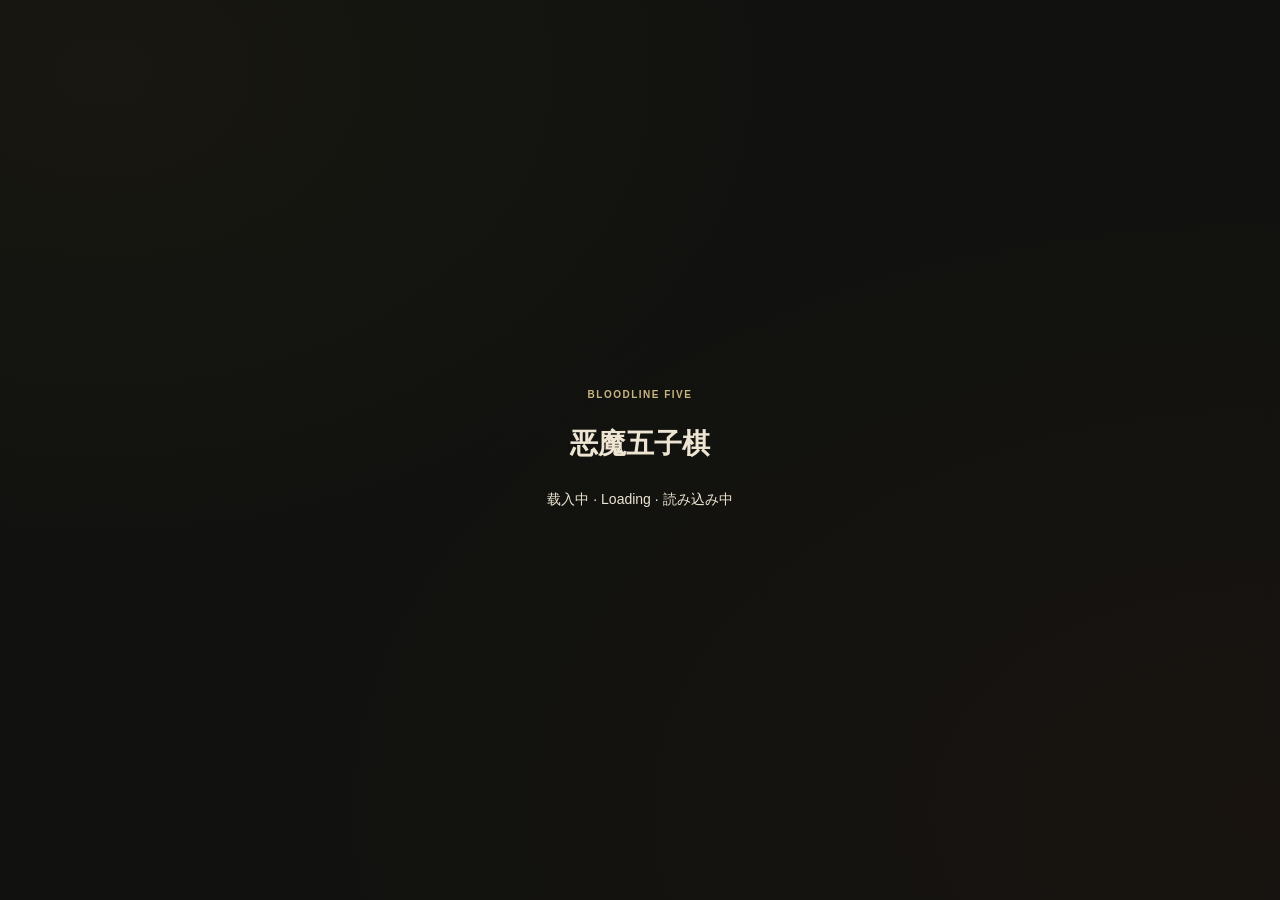
<file: index.html>
<!doctype html><html lang="zh-CN"><head><meta charset="utf-8"><meta name="viewport" content="width=device-width,initial-scale=1"><title>恶魔五子棋 · Loading</title></head><body><p>正在载入恶魔五子棋…</p><script type="module">
try { const response=await fetch('./release.json',{cache:'no-store'}); if(!response.ok) throw new Error('Release metadata HTTP '+response.status); const {version}=await response.json(); if(!/^v\d+\.\d+\.\d+$/.test(version)) throw new Error('Invalid release version'); location.replace(new URL('./releases/'+version+'/',location.href)); }
catch(error) { console.error(error); document.body.textContent='游戏加载失败，请刷新页面。 / Loading failed; please refresh.'; }
</script></body></html>
</file>
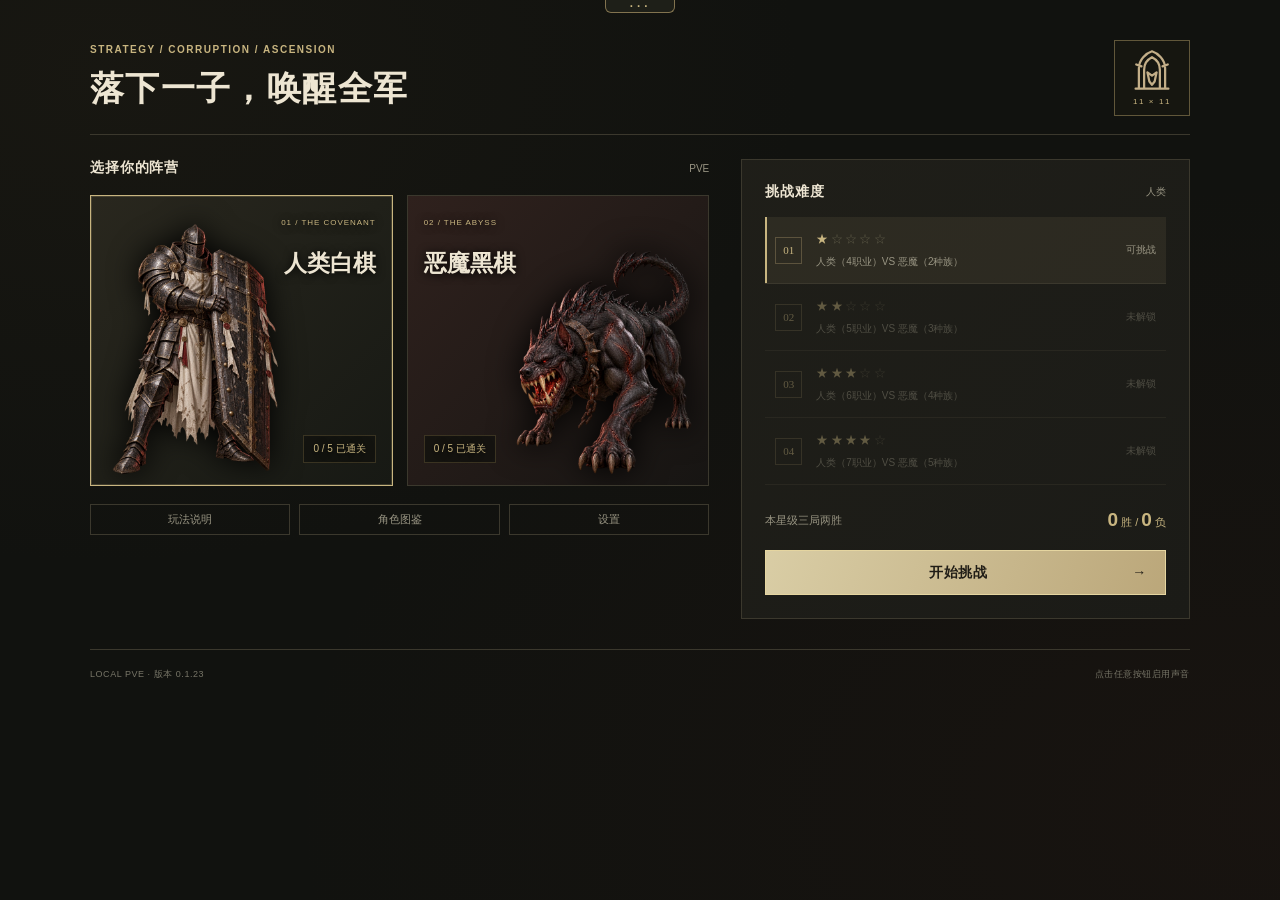
<file: releases/v0.1.23/index.html>
<!doctype html>
<html lang="zh-CN"><head><meta charset="utf-8"><meta name="viewport" content="width=device-width,initial-scale=1,viewport-fit=cover"><meta name="theme-color" content="#11110f"><meta name="description" content="Demon Gomoku — dark fantasy strategy, three reserves, one living army."><title>恶魔五子棋 · v0.1.23</title><link rel="icon" href="./assets/icons/gate.svg" type="image/svg+xml"><link rel="stylesheet" href="./styles/app.css?v=0.1.23"><link rel="preload" as="image" href="./assets/art/shifter.webp">
</head><body><div id="app"><div class="boot"><span class="eyebrow">BLOODLINE FIVE</span><h1>恶魔五子棋</h1><p>载入中 · Loading · 読み込み中</p></div></div><div id="modal-root"></div><div id="toast" role="status"></div><script type="module">try{await import('./src/main.js?v=0.1.23')}catch(e){console.error(e);document.getElementById('app').innerHTML='<main class="boot"><h1>载入失败 / Loading failed</h1><p>请使用 START-GAME.bat 启动本地服务器。<br>Use START-GAME.bat to run the local server.</p><button onclick="location.reload()">重试 / Retry</button></main>'}</script></body></html>
</file>
<file: releases/v0.1.23/styles/app.css>
:root{--font-body:"Microsoft YaHei UI","Microsoft YaHei","PingFang SC","Source Han Sans SC","Noto Sans CJK SC",sans-serif;--font-title:"Source Han Serif SC","Noto Serif CJK SC","SimSun","Songti SC",serif;color-scheme:dark;--bg:#11120f;--panel:#1b1b17;--panel2:#20201b;--line:#3b382d;--gold:#c8b580;--ink:#ede5d2;--muted:#999583;--red:#a74b43;--green:#70c18e;--cyan:#77d8e3;--orange:#e6a45f;--purple:#ba89dc;font-family:var(--font-body);font-size:14px}*{box-sizing:border-box}body{margin:0;background:radial-gradient(ellipse at 8% 8%,#342b1b33,transparent 42%),radial-gradient(ellipse at 100% 90%,#5a201719,transparent 55%),var(--bg);color:var(--ink);min-height:100vh}button,input,select{font:inherit}button{color:inherit;cursor:pointer;background:none;border:1px solid var(--line);transition:border-color .18s,background .18s,transform .18s;touch-action:manipulation}button:hover:not(:disabled){border-color:var(--gold)}button:focus-visible{outline:2px solid var(--cyan);outline-offset:3px}button:disabled{cursor:default;opacity:.4}h1,h2,h3,p{margin:0}h1,h2,h3{font-weight:600}p{line-height:1.65}img{max-width:100%}.icon{width:20px;height:20px;display:inline-block;vertical-align:middle;flex-shrink:0;pointer-events:none}.eyebrow{text-transform:uppercase;letter-spacing:.15em;font-size:10px;color:var(--gold);font-weight:600}.muted,.minor{color:var(--muted);font-size:12px;line-height:1.6}.quality{color:var(--gold)}.topbar{max-width:1440px;margin:auto;min-height:84px;padding:18px 34px;display:flex;align-items:center;justify-content:space-between;border-bottom:1px solid var(--line)}.brand{display:flex;align-items:center;gap:13px;border:0;text-align:left}.brand-mark{height:43px;width:32px;display:grid;place-items:center}.brand-mark .icon{height:42px;width:36px;filter:invert(.75) sepia(.8)}.brand b{font-family:var(--font-title);font-size:23px;letter-spacing:.15em}.brand small{display:block;font-size:8px;letter-spacing:.22em;color:var(--gold);margin-top:6px}.brand em{font-style:normal;color:var(--muted);letter-spacing:0;margin-left:9px}.top-actions{display:flex;align-items:center;gap:16px}.build-tag{font-size:10px;color:var(--muted);letter-spacing:.1em}.language-button{width:36px;height:36px;color:var(--gold);font-size:12px}.menu-button{width:36px;height:36px;display:flex;flex-direction:column;justify-content:center;align-items:center;gap:5px}.menu-button i{width:15px;height:1px;background:var(--gold)}.home{max-width:1160px;margin:0 auto;padding:40px 30px 25px}.intro{display:flex;justify-content:space-between;align-items:center;padding-bottom:32px;border-bottom:1px solid var(--line);margin-bottom:30px}.intro h1{font-family:var(--font-title);font-size:34px;letter-spacing:.04em;margin:17px 0 12px;line-height:1.35}.intro p{font-size:13px;color:var(--muted)}.intro-seal{display:flex;flex-direction:column;align-items:center;border:1px solid #61573a;height:108px;width:108px;transform:rotate(0);justify-content:center;gap:8px;background:#25221640;flex-shrink:0}.intro-seal .icon{width:58px;height:58px;filter:invert(.6) sepia(1)}.intro-seal span{letter-spacing:.2em;font-size:9px;color:var(--gold)}.home-layout{display:grid;grid-template-columns:1.38fr 1fr;gap:32px}.section-heading{display:flex;align-items:center;justify-content:space-between;gap:10px;margin-bottom:16px}.section-heading h2{font-size:14px;letter-spacing:.06em}.section-heading>span{font-size:10px;color:var(--muted)}.factions{display:grid;grid-template-columns:1fr 1fr;gap:14px}.faction-card{position:relative;min-height:290px;overflow:hidden;background:linear-gradient(135deg,#29271e,#171914);text-align:left;padding:22px 16px}.faction-card.demon{background:linear-gradient(135deg,#2f211d,#171513)}.faction-card.selected{border:1px solid var(--gold);box-shadow:inset 0 0 0 1px #c8b58035}.faction-card.demon.selected{border-color:#b96556}.faction-caption{position:relative;display:flex;flex-direction:column;z-index:2;text-shadow:0 1px 10px #000;min-height:245px;pointer-events:none}.faction-caption small{font-size:8px;letter-spacing:.12em;color:var(--gold)}.faction-caption strong{font-family:var(--font-title);font-size:23px;margin-top:21px}.faction-caption em{font-size:11px;font-style:normal;color:#c6bfac;margin-top:9px}.faction-progress{margin-top:auto;font-size:10px;color:var(--gold);align-self:flex-start;padding:6px 9px;background:#12120fc9;border:1px solid #6458387a}.faction-art{position:absolute;height:94%;width:78%;max-width:none;object-fit:contain;object-position:bottom;right:-28px;bottom:0;pointer-events:none;filter:drop-shadow(0 0 15px #000)}.faction-card.human .faction-art{right:-28px;width:100%;height:83%}.faction-card.demon .faction-art{right:-24px;width:85%;height:88%}.first-rule{color:#b89a6f;font-size:11px;text-align:center;margin:19px 0 16px;letter-spacing:.08em}.home-tools{display:flex;gap:9px;margin-bottom:19px}.subtle{padding:7px 10px;color:var(--muted);font-size:11px}.home-tools .subtle{flex:1}.panel{border:1px solid var(--line);background:linear-gradient(135deg,#27251c55,transparent),var(--panel)}.progress-panel{padding:23px}.star-row{width:100%;display:flex;align-items:center;gap:14px;border:0;border-bottom:1px solid var(--line);padding:15px 10px;text-align:left}.star-row.selected{background:#c8b58015;box-shadow:inset 2px 0 var(--gold)}.star-number{font-size:11px;color:var(--gold);font-family:var(--font-title);border:1px solid #5c533d;width:27px;height:27px;display:grid;place-items:center}.star-description{flex:1;display:flex;flex-direction:column;gap:6px}.star-description b{font-size:12px;font-weight:400;letter-spacing:.2em;color:var(--gold)}.star-description i{font-style:normal;color:#595644}.star-description small{font-size:10px;color:var(--muted)}.star-status{font-size:10px;color:var(--muted)}.series-info{margin:24px 0 19px}.series-info>div{display:flex;justify-content:space-between;align-items:center}.series-info small{color:var(--muted);font-size:11px}.series-info strong{color:var(--gold);font-size:19px}.series-info i{font-size:11px;font-weight:400;font-style:normal}.series-info p{font-size:10px;color:var(--muted);margin-top:9px}.primary{background:linear-gradient(110deg,#d9cda5,#bba77a);border:1px solid #e5d5a0;color:#201d16;min-height:45px;font-weight:700;letter-spacing:.05em;padding:11px 18px}.primary:hover:not(:disabled){background:#e0d3af;transform:translateY(-1px)}.primary span{float:right}.start-button,.resume-button{width:100%}.resume-button{padding:13px;color:var(--gold);background:#35332155;font-size:12px;margin-top:18px}.pvp-box{display:flex;align-items:center;gap:12px;padding:16px;border:1px solid var(--line);background:#161713}.pvp-symbol{height:36px;width:36px;display:grid;place-items:center;border:1px solid var(--line)}.pvp-symbol .icon{filter:invert(.5) sepia(.6)}.pvp-box strong{font-size:12px;color:#b9b09b}.pvp-box p{font-size:10px;color:#78766b;margin-top:4px}.lock-glyph{margin-left:auto;color:var(--muted)}.home-footer{margin-top:30px;padding-top:18px;border-top:1px solid var(--line);color:#777567;display:flex;justify-content:space-between;font-size:9px;letter-spacing:.06em}
.battle{max-width:1440px;margin:auto;padding:22px 34px}.battle-meta{display:flex;justify-content:space-between;align-items:center;margin-bottom:20px}.battle-meta h1{font-size:14px;margin-top:8px;letter-spacing:.06em}.battle-meta h1 b{font-size:25px;margin-left:7px;font-family:var(--font-title)}.turn-tag{display:grid;grid-template-columns:10px 1fr;gap:5px 8px;font-size:13px;text-align:right}.turn-tag i{height:8px;width:8px;border-radius:50%;background:#e0d5b5;align-self:center}.turn-tag.demon i{background:#a34f46}.turn-tag small{grid-column:1/3;color:var(--muted);font-size:10px;max-width:250px}.battle-layout{display:grid;grid-template-columns:minmax(175px,215px) minmax(350px,1fr) minmax(255px,300px);gap:26px;align-items:start}.gate-panel{padding:17px}.gate-panel .section-heading{margin-bottom:0}.gate-panel .section-heading span{color:var(--red);font-size:17px;font-family:var(--font-title)}.gate-art{height:150px;display:flex;flex-direction:column;align-items:center;justify-content:center;gap:10px;background:radial-gradient(ellipse,#7f251c22,transparent 70%);margin:9px 0}.gate-art .icon{height:92px;width:92px;filter:invert(.55) sepia(.6) saturate(2) hue-rotate(315deg)}.gate-art span{font-size:9px;color:var(--muted);letter-spacing:.2em}.gate-meter{height:3px;background:#392820}.gate-meter i{height:100%;display:block;background:#b76650;transition:width .3s}.gate-branch{font-size:11px;color:#c2927f;margin:14px 0 9px}.gate-panel>small{font-size:10px;color:#807b6c;line-height:1.6;display:block}.battle-stat{margin-top:16px;padding:18px}.count-line{display:flex;justify-content:space-between;font-size:12px;color:var(--muted);margin-top:14px}.count-line strong{color:var(--ink);font-family:var(--font-title);font-size:20px}.battle-stat p{font-size:11px;color:var(--muted);margin-top:14px;border-top:1px solid var(--line);padding-top:12px}.battle-stat p b{color:var(--gold);font-weight:400}.battle-links{display:flex;gap:8px;margin-top:15px}.battle-links button{flex:1}.board-wrap{position:relative;border:1px solid #6c6041;padding:10px;background:#23221c;box-shadow:0 12px 35px #0003;margin-left:19px;margin-top:24px}.board-wrap:after{content:'';position:absolute;inset:4px;border:1px solid #4c4534;pointer-events:none}.board{position:relative;aspect-ratio:1;background:radial-gradient(ellipse at center,#26251e,#191b17);overflow:hidden;isolation:isolate;border:1px solid #413d2f}.grid-lines{position:absolute;inset:0;width:100%;height:100%;z-index:0;pointer-events:none}.grid-lines path{stroke:#53513f;stroke-width:1.5;fill:none;opacity:.75}.grid-lines circle{fill:#8c7e53;stroke:0}.column-labels{position:absolute;top:-23px;left:10px;right:10px;display:grid;grid-template-columns:repeat(var(--board-size,11),1fr);text-align:center;color:#9a9179;font-size:8px}.row-labels{position:absolute;top:10px;bottom:10px;left:-23px;display:grid;grid-template-rows:repeat(var(--board-size,11),1fr);align-items:center;text-align:center;width:17px;color:#9a9179;font-size:8px}.point{position:absolute;left:calc(var(--x)*100%/var(--board-size,11));top:calc(var(--y)*100%/var(--board-size,11));width:calc(100%/var(--board-size,11));height:calc(100%/var(--board-size,11));border:0;padding:0;display:grid;place-items:center;z-index:2;border-radius:0;touch-action:manipulation}.point:hover:not(:disabled){background:#d7c58e16}.point.chosen-point{background:#d7c58e17}.point.inspected:after{content:'';position:absolute;inset:2%;border:1px solid var(--cyan);pointer-events:none}.point.last-point:before{content:'';position:absolute;inset:1px;border:1px solid #c9b87d77;pointer-events:none}.stone{position:relative;display:flex;align-items:center;justify-content:center;border-radius:50%;width:86%;height:86%;box-shadow:0 2px 3px #0009,inset 0 1px 1px #fff5;isolation:isolate;border:1px solid #b6a778;background:radial-gradient(circle at 32% 25%,#fffbec,#d5c9a3 75%)}.stone .icon{width:69%;height:69%;pointer-events:none}.stone.demon{border-color:#805e4c;background:radial-gradient(circle at 32% 25%,#423a36,#131512 80%)}.stone.demon .icon{filter:invert(.82) sepia(.35) saturate(.9)}.stone.mortal.rank-2{border:2px solid var(--green);box-shadow:0 0 6px #70c18e40,inset 0 1px 1px #fff6}.stone.mortal.rank-3{border:2px solid var(--orange);box-shadow:0 0 7px #e6a45f40}.stone.mortal.rank-4{border:2px solid var(--cyan);box-shadow:0 0 8px #77d8e350}.stone.demonic.rank-2{border:2px solid var(--purple);box-shadow:0 0 6px #ba89dc40}.stone.demonic.rank-3,.stone.demonic.rank-4{background:radial-gradient(circle at 32% 25%,#a44c41,#5c221d 80%);border-color:#c86c5d}.stone.demonic.rank-4{border:2px solid #e9e3d5;box-shadow:0 0 8px #fff3}.stone.gray{background:radial-gradient(circle at 32% 25%,#94948c,#55564e);filter:saturate(.25)}.stone.gray:after{content:'Ⅱ';position:absolute;left:2%;bottom:-8%;font-family:var(--font-body);font-size:8px;line-height:1;color:#ece4d1;background:#55564e;border-radius:2px;padding:1px;transform:none}.stone.fallen{background:radial-gradient(circle at 32% 25%,#49403a,#151613);border-color:#897259}.stone.fallen .icon{filter:invert(.8)}.stone.puppet{border-style:dashed;border-color:#b1abcf;background:#312a3c}.puppet-mark{position:absolute;font-size:9px;right:-3px;top:-3px;background:#3f3452;color:#ece1ff;line-height:1;border-radius:50%;padding:1px}.hp-bar{position:absolute;bottom:5%;width:54%;height:2px;background:#25241a66;overflow:hidden;border-radius:2px}.hp-bar i{display:block;height:100%;background:#557e42}.demon .hp-bar i{background:#c5785d}.pollution{position:absolute;top:-13%;right:-6%;background:#80587f;border:1px solid #b885ac;color:#fff;width:34%;height:34%;font-size:clamp(6px,.7vw,10px);border-radius:50%;display:grid;place-items:center;line-height:1}.gate-underlay{position:absolute;inset:0;display:grid;place-items:center;opacity:.75}.gate-underlay .icon{height:95%;width:95%;filter:invert(.55) sepia(.7) saturate(1.6) hue-rotate(320deg)}.ghost{opacity:.55;box-shadow:0 0 0 2px var(--gold)!important}.collaborates:after{content:'';position:absolute;inset:-1%;border:1px dashed #79c8a4;pointer-events:none}.global-unit:after{border-color:#ae9fe3}.winning .stone{box-shadow:0 0 12px #f0d98d;outline:2px solid #e3c879;outline-offset:2px}.preview-strip{border:1px solid var(--line);background:#1c1e18;min-height:54px;margin:17px 0 0 19px;display:flex;align-items:center;gap:12px;padding:11px 14px;color:#9a9888;font-size:11px}.preview-strip.has-preview{border-color:#496b4e;background:#283e292e}.preview-strip .icon{filter:invert(.8) sepia(.5)}.preview-strip>div{display:flex;flex-direction:column;gap:5px;min-width:0}.preview-strip b{font-size:11px;color:#d0d6ba}.preview-strip div span{font-size:10px;color:#a6b198;line-height:1.5}.preview-diamond{font-size:22px;color:#6f684c}.board-help{margin:10px 0 0 19px;font-size:10px;color:#777b6d}.reserve-panel .section-heading{margin-bottom:13px}.reserve-cards{display:flex;flex-direction:column;gap:9px}.reserve-card{display:flex;position:relative;text-align:left;align-items:center;min-height:109px;background:linear-gradient(110deg,#29271e44,#171914);overflow:hidden;padding:4px 10px 4px 4px;border-left:2px solid var(--line)}.reserve-card:disabled{opacity:.65}.reserve-card.selected{background:#37312055;border-color:var(--gold);box-shadow:inset 2px 0 var(--gold)}.reserve-art{width:76px;height:103px;display:block;flex-shrink:0;align-self:flex-end}.reserve-art img{width:100%;height:100%;object-fit:contain;object-position:bottom;filter:drop-shadow(0 3px 6px #0006);pointer-events:none}.reserve-info{padding:0 0 0 6px;min-width:0}.reserve-info strong{font-size:13px;display:flex;gap:6px;align-items:center}.reserve-info strong .icon{width:16px;height:16px;filter:invert(.8) sepia(.5)}.reserve-info small{display:block;font-size:10px;margin-top:8px}.reserve-stats{display:flex;gap:8px;margin-top:12px;font-size:10px;color:#b1aa95;flex-wrap:wrap}.reserve-stats>span{white-space:nowrap}.reserve-stats .icon{width:12px;height:12px;filter:invert(.65) sepia(.6)}.candidate-number{position:absolute;top:7px;right:7px;color:#6c654c;font-size:8px;font-family:var(--font-title)}.reserve-card.rank-2{border-left-color:var(--green)}.reserve-card.rank-3{border-left-color:var(--orange)}.reserve-card.rank-4{border-left-color:var(--cyan)}.reserve-card.demon.rank-2{border-left-color:var(--purple)}.confirm-button{margin-top:13px;width:100%;font-size:12px}.preview-actions{display:none;margin-top:15px;padding:14px;border:1px solid #4f6447;background:#222a20}.preview-actions.visible{display:block}.preview-actions p{font-size:11px;color:#a5b297;margin:8px 0}.preview-actions small{color:#7c8a72;font-size:9px}.roster-chips{display:flex;gap:5px;flex-wrap:wrap;margin-bottom:8px}.roster-chips span{font-size:9px;border:1px solid #66795566;padding:3px 5px;color:#c5d0b5}.roster-chips .global-chip{border-color:#9082b366;color:#c0b1dc}.roster-chips .icon{width:13px;height:13px;filter:invert(.8)}.desktop-detail{margin-top:17px}.unit-detail{border:1px solid var(--line);background:#1a1c17;padding:15px}.detail-top{display:flex;align-items:center;gap:15px}.detail-portrait{width:82px;height:110px;object-fit:contain;flex-shrink:0}.detail-top h3{margin-top:8px;font-size:17px}.detail-top .quality{font-size:11px;margin-top:7px}.score-line{font-size:10px;display:block;margin-top:10px;color:var(--gold)}.detail-stats{display:grid;grid-template-columns:repeat(4,1fr);gap:6px;margin:14px 0}.detail-stats>span{font-size:9px;color:var(--muted);text-align:center;background:#ffffff04;padding:7px 2px;border:1px solid #49463355}.detail-stats b{display:block;margin-top:4px;color:#dbd2ba;font-size:16px;font-weight:500}.detail-stats small{font-size:9px;color:var(--gold)}.skill-description,.codex-description{font-size:11px;line-height:1.85;color:#b6b3a1;white-space:normal}.skill-description{border-top:1px solid var(--line);padding-top:12px;margin-top:12px}.status-line{font-size:10px;color:#b6a575;margin:6px 0}.detail-empty{padding:18px;display:flex;align-items:center;gap:10px;border:1px dashed #434536;color:#8c8f7e;font-size:11px;flex-wrap:wrap}.detail-empty .icon{filter:invert(.6)}.detail-empty small{flex-basis:100%;font-size:10px;line-height:1.6}.timeline-panel{margin-top:18px;border-top:1px solid var(--line);padding-top:15px}.timeline-panel .section-heading{margin-bottom:5px}.timeline-panel .section-heading h2{font-size:12px}.timeline-short{max-height:190px;overflow:auto;scrollbar-width:thin}.events{padding:0;margin:0;list-style:none}.events li{display:flex;align-items:baseline;gap:9px;padding:8px 0;border-bottom:1px solid #3a382b66;font-size:11px;line-height:1.6;color:#b6b09f;overflow-wrap:anywhere}.events li>small{font-size:9px;color:#7c745e;min-width:15px}.events li span small{color:#8d846c;font-size:9px}.events b{font-weight:500;color:#d49180}.events .event-promote,.events .event-chant{color:var(--gold)}.events .event-fallen,.events .event-death{color:#c47e70}.events .event-cleanse,.events .event-heal{color:#9fbca0}.mobile-gate{display:none}
.modal-backdrop{position:fixed;inset:0;background:#050604c7;z-index:100;display:flex;align-items:center;justify-content:center;padding:24px;backdrop-filter:blur(5px)}.modal{border:1px solid #7b6e4c;max-width:660px;width:100%;max-height:calc(100vh - 48px);background:linear-gradient(130deg,#26251d,#151813);box-shadow:0 20px 100px #0008;display:flex;flex-direction:column}.modal>header{display:flex;justify-content:space-between;align-items:center;padding:18px 22px;border-bottom:1px solid var(--line);flex-shrink:0}.modal>header h2{font-size:17px;letter-spacing:.08em}.modal>header button{height:32px;width:32px;font-size:22px;color:var(--gold);line-height:1}.modal-content{overflow:auto;padding:22px;overscroll-behavior:contain;scrollbar-width:thin}.modal-content p{font-size:13px}.menu-list{display:flex;flex-direction:column;gap:10px}.menu-list button{text-align:left;padding:15px;color:#d0c5a6;font-size:13px}.danger{color:#dd8e7c!important;border-color:#795245}.settings-form label{display:block;margin-bottom:24px;font-size:12px;color:var(--gold)}.settings-form output{float:right;font-size:11px;color:var(--muted)}.settings-form input[type=range]{display:block;width:100%;margin-top:14px;accent-color:var(--gold)}.settings-form select{display:block;width:100%;margin-top:11px;background:#1e2119;border:1px solid var(--line);color:#e2d8bd;padding:11px}.save-tools{display:flex;gap:10px;margin-bottom:18px}.secondary{border:1px solid #6c6449;background:#28271e;color:#d2c6a1;min-height:42px;padding:10px 15px}.save-tools button{flex:1}.rules-text section{margin-bottom:24px}.rules-text h3{font-size:14px;color:var(--gold);margin-bottom:8px}.rules-text p{color:#b4b09e;font-size:12px;line-height:1.95}.legend{border-top:1px solid var(--line);padding-top:16px;color:var(--muted);font-size:11px;line-height:1.9}.codex-modal{max-width:940px}.codex-grid{display:grid;grid-template-columns:repeat(7,1fr);gap:7px}.codex-grid button{display:flex;flex-direction:column;align-items:center;gap:7px;padding:10px 3px;background:#20221a;font-size:9px;line-height:1.3}.codex-grid .icon{height:23px;width:23px;filter:invert(.75) sepia(.5)}.codex-grid .selected{border-color:var(--gold);background:#54442a44}.codex-ranks{display:flex;gap:8px;margin:18px 0}.codex-ranks button{font-size:10px;flex:1;padding:10px 5px}.codex-ranks .selected{border-color:var(--gold);color:var(--gold)}.codex-detail{display:grid;grid-template-columns:38% 1fr;gap:25px;align-items:center}.codex-art{width:100%;max-height:400px;object-fit:contain;filter:drop-shadow(0 12px 20px #0005)}.codex-detail h2{font-size:25px;margin-top:10px;font-family:var(--font-title)}.result-panel{text-align:center;padding:15px 5px 8px}.result-panel>.icon{height:75px;width:75px;filter:invert(.55) sepia(.6)}.result-panel.victory>.icon{filter:invert(.8) sepia(.7)}.result-panel h2{font-family:var(--font-title);font-size:32px;margin:22px 0 12px;color:var(--gold)}.result-panel p{color:#bdb39a}.result-panel>small{display:block;margin-top:16px;color:var(--muted);font-size:11px}.result-actions{display:flex;flex-direction:column;gap:10px;margin-top:25px}.result-actions button{width:100%}#toast{position:fixed;z-index:200;bottom:35px;left:50%;transform:translateX(-50%) translateY(20px);background:#3b3524;color:#eadcb7;border:1px solid #97825b;padding:12px 18px;opacity:0;pointer-events:none;transition:.2s;font-size:12px;max-width:90vw;line-height:1.5}#toast.visible{opacity:1;transform:translateX(-50%) translateY(0)}.boot{min-height:100vh;display:flex;flex-direction:column;align-items:center;justify-content:center;gap:25px;padding:25px;text-align:center}.boot button{padding:12px 22px}.effect-lines{position:absolute;inset:0;height:100%;width:100%;pointer-events:none;z-index:4}.beam{fill:none;stroke:#d8c28f;stroke-width:6;stroke-linecap:round;animation:beam .32s ease-out forwards;stroke-dasharray:50 15}.beam.magic{stroke:#b1b5e4;stroke-width:7}.floating-effects{position:absolute;inset:0;pointer-events:none;z-index:5}.float{position:absolute;transform:translate(-50%,-50%);color:#efb7a8;font-size:clamp(10px,1.4vw,20px);font-weight:700;text-shadow:0 1px 3px #000,1px 0 #000;animation:float .55s ease-out forwards}.float.heal,.float.regenerate,.float.drainHeal,.float.swallow{color:#b5e4a6}.float.cleanse{color:#a0e9e1}.float.corruption{color:#df9ae3}.float.promote{color:#e9d18d;font-size:28px}@keyframes beam{from{opacity:.9;stroke-dashoffset:60}to{opacity:0;stroke-dashoffset:0}}@keyframes float{0%{opacity:1;margin-top:0}100%{opacity:0;margin-top:-20px}}@media(min-width:1600px){.battle{padding-top:28px}.battle-layout{grid-template-columns:230px minmax(400px,1fr) 310px;gap:32px}.reserve-card{min-height:120px}.reserve-art{height:113px;width:83px}}
@media(max-width:1100px) and (min-width:761px){.battle{padding:18px 20px}.battle-layout{grid-template-columns:155px minmax(310px,1fr) 230px;gap:14px}.gate-panel{padding:12px}.gate-art{height:120px}.reserve-art{width:61px;height:87px}.reserve-card{min-height:92px;padding-right:6px}.reserve-info strong{font-size:11px}.reserve-stats{gap:5px;font-size:9px}.reserve-info small{font-size:9px}.reserve-info{padding-left:2px}.battle-stat{padding:13px}.desktop-detail .detail-portrait{height:84px;width:55px}.unit-detail{padding:10px}.detail-top{gap:8px}.detail-top h3{font-size:14px}.home{padding-top:25px}.intro h1{font-size:28px}}
@media(max-width:760px){:root{font-size:13px}.topbar{min-height:66px;padding:12px 18px}.brand{gap:9px}.brand b{font-size:19px}.brand small{font-size:7px;letter-spacing:.17em;margin-top:5px}.brand-mark{height:32px;width:24px}.brand-mark .icon{width:26px;height:33px}.top-actions{gap:8px}.build-tag{display:none}.menu-button,.language-button{width:31px;height:31px}.home{padding:26px 18px 20px}.intro{padding-bottom:23px;margin-bottom:23px;gap:15px}.intro .eyebrow{font-size:8px;letter-spacing:.08em}.intro h1{font-size:25px;line-height:1.5;margin:13px 0 10px;max-width:280px}.intro p{font-size:11px;line-height:1.7}.intro-seal{width:70px;height:82px}.intro-seal .icon{height:43px;width:43px}.intro-seal span{font-size:7px}.home-layout{display:flex;flex-direction:column;gap:24px}.faction-card{min-height:240px;padding:16px 11px}.faction-caption{min-height:204px}.faction-caption small{font-size:7px;letter-spacing:.06em}.faction-caption strong{font-size:20px;margin-top:18px}.faction-caption em{font-size:9px}.factions{gap:10px}.faction-card.human .faction-art{right:-25px;height:79%;width:103%}.faction-card.demon .faction-art{right:-23px;width:92%;height:85%}.first-rule{font-size:10px;letter-spacing:0;margin:16px 0}.pvp-box{padding:13px}.pvp-box p{font-size:9px}.home-tools{margin-bottom:15px}.section-heading{margin-bottom:13px}.section-heading h2{font-size:13px}.progress-panel{padding:18px}.star-row{padding:13px 10px}.series-info{margin:19px 0 16px}.home-footer{font-size:8px;gap:15px;margin-top:25px}.battle{padding:13px 12px 22px}.battle-meta{margin-bottom:10px;padding:0 4px}.battle-meta .eyebrow{font-size:8px;letter-spacing:.09em}.battle-meta h1{font-size:12px;margin-top:5px}.battle-meta h1 b{font-size:21px}.turn-tag{font-size:11px;gap:4px 7px}.turn-tag small{font-size:9px;max-width:180px}.battle-layout{display:flex;flex-direction:column;gap:0}.left-panel{display:none}.board-section{width:100%;min-width:0}.mobile-gate{display:flex;align-items:center;gap:6px;background:#442a202c;border:1px solid #674737;padding:8px 10px;margin:0 3px 12px;color:#bd9078;min-height:34px}.mobile-gate .icon{height:17px;width:17px;filter:invert(.6) sepia(.5)}.mobile-gate b{font-size:10px;white-space:nowrap;font-weight:500}.mobile-gate span{font-size:8px;text-align:right;margin-left:auto;max-width:60%;line-height:1.4}.mobile-gate.urgent{border-color:#a96948}.board-wrap{padding:8px;margin-left:15px;margin-top:21px;margin-right:1px}.column-labels{top:-18px;font-size:7px;left:8px;right:8px}.row-labels{top:8px;bottom:8px;left:-19px;font-size:7px;width:15px}.board-help{display:none}.preview-strip{margin:10px 1px 0 15px;min-height:43px;padding:8px 10px;gap:8px;font-size:10px}.preview-strip .icon{height:18px;width:18px}.preview-strip b{font-size:10px}.preview-strip div span{font-size:9px;line-height:1.45;max-width:310px;white-space:nowrap;overflow:hidden;text-overflow:ellipsis}.preview-strip>div{gap:3px;width:100%}.preview-diamond{font-size:18px}.right-panel{width:100%;display:flex;flex-direction:column}.reserve-panel .section-heading{margin:3px 3px 9px}.reserve-panel .section-heading h2{font-size:11px}.reserve-panel .section-heading span{font-size:9px}.reserve-cards{display:grid;grid-template-columns:repeat(3,1fr);gap:8px;padding:0 3px}.reserve-card{display:flex;flex-direction:column;align-items:stretch;min-height:145px;padding:5px 5px 8px;border-left-width:1px}.reserve-card.selected{box-shadow:inset 0 -2px var(--gold)}.reserve-art{height:82px;width:100%;align-self:center}.reserve-art img{height:100%;width:100%;object-fit:contain}.reserve-info{padding:4px 0 0}.reserve-info strong{font-size:11px;justify-content:center;gap:3px;white-space:nowrap}.reserve-info strong .icon{width:13px;height:13px}.reserve-info small{font-size:8px;text-align:center;margin-top:5px;white-space:nowrap}.reserve-stats{gap:4px;justify-content:center;font-size:8px;margin-top:7px;flex-wrap:nowrap}.reserve-stats .icon{height:9px;width:9px}.candidate-number{font-size:7px;top:5px;right:5px}.confirm-button{margin:10px 3px 0;width:calc(100% - 6px);min-height:42px;font-size:12px}.desktop-detail,.timeline-panel{display:none}.preview-actions{order:2;margin:12px 3px 0;padding:12px}.preview-actions.visible{display:none}.pollution{font-size:6px;width:33%;height:33%}.hp-bar{height:1.7px}.stone.mortal.rank-2,.stone.mortal.rank-3,.stone.mortal.rank-4,.stone.demonic.rank-2,.stone.demonic.rank-4{border-width:1.5px}.float{font-size:13px}.float.promote{font-size:20px}.modal-backdrop{padding:14px}.modal{max-height:calc(100vh - 28px)}.modal>header{padding:13px 15px}.modal>header h2{font-size:15px}.modal-content{padding:16px}.codex-grid{grid-template-columns:repeat(4,1fr);gap:6px}.codex-grid button{padding:8px 2px;font-size:8px;gap:5px}.codex-grid .icon{height:19px;width:19px}.codex-ranks{gap:5px;margin:13px 0}.codex-ranks button{font-size:8px;padding:9px 2px}.codex-detail{grid-template-columns:35% 1fr;gap:13px;align-items:start}.codex-art{max-height:260px;margin-top:10px}.codex-detail h2{font-size:21px}.codex-detail .detail-stats{gap:3px;margin:12px 0}.codex-detail .detail-stats>span{font-size:8px}.codex-detail .detail-stats b{font-size:13px}.codex-detail .skill-description,.codex-detail .codex-description{font-size:10px;line-height:1.8}.codex-detail .skill-description{padding-top:10px}.codex-detail .minor{font-size:8px}.unit-detail{padding:13px}.detail-portrait{height:130px;width:90px}.result-panel h2{font-size:27px}.result-panel>.icon{height:60px;width:60px}}
@media(max-width:370px){.topbar{padding:11px 12px}.brand b{font-size:17px}.home{padding:21px 14px}.intro h1{font-size:22px}.intro-seal{display:none}.faction-caption strong{font-size:18px}.faction-caption em{font-size:8px}.faction-card{min-height:220px}.faction-caption{min-height:183px}.battle{padding:12px 8px}.reserve-cards{gap:5px}.reserve-stats{gap:3px;font-size:7px}.reserve-info strong{font-size:10px}.reserve-info strong .icon{width:11px;height:11px}.reserve-art{height:72px}.reserve-card{min-height:134px}.mobile-gate span{font-size:7px}.turn-tag small{font-size:8px}.codex-detail{display:flex;flex-direction:column}.codex-art{height:180px;align-self:center}.codex-detail .detail-stats{width:100%}}
@media(prefers-reduced-motion:reduce){*,*:before,*:after{animation-duration:.01ms!important;transition-duration:.01ms!important}}@supports(height:100dvh){.modal{max-height:calc(100dvh - 48px)}@media(max-width:760px){.modal{max-height:calc(100dvh - 28px)}}}
.reserve-card.human.rank-2 .reserve-art img,.codex-detail.human.rank-2 .codex-art{filter:drop-shadow(0 0 2px #70c18e44) drop-shadow(0 0 4px #70c18e1a)}
.reserve-card.human.rank-3 .reserve-art img,.codex-detail.human.rank-3 .codex-art{filter:drop-shadow(0 0 2px #e6a45f5e) drop-shadow(0 0 5px #e6a45f22)}
.reserve-card.human.rank-4 .reserve-art img,.codex-detail.human.rank-4 .codex-art{filter:drop-shadow(0 0 2px #77d8e35e) drop-shadow(0 0 6px #77d8e32a)}
.reserve-card.demon.rank-2 .reserve-art img,.codex-detail.demon.rank-2 .codex-art{filter:drop-shadow(0 0 2px #ba89dc4c) drop-shadow(0 0 5px #ba89dc22)}
.codex-detail.demon.rank-3 .codex-art{filter:drop-shadow(0 0 2px #e8614bcc) drop-shadow(0 0 6px #b9271544)}
.codex-detail.demon.rank-4 .codex-art{filter:drop-shadow(0 0 2px #ffffffcc) drop-shadow(0 0 7px #c9786455)}
.preview-strip.has-preview{cursor:pointer}.modal .preview-actions{display:block}
@media(max-width:760px){.reserve-card{min-height:125px}.reserve-art{height:64px}.battle{padding-bottom:12px}.mobile-gate{margin-bottom:10px}.reserve-info strong{font-size:10px}.reserve-info small{font-size:8px}.reserve-stats{margin-top:6px}.modal .roster-chips{margin:12px 0}.modal .preview-actions{display:block}}
.score-description{color:#a89770;font-size:10px;line-height:1.8;margin-top:10px;padding-top:9px;border-top:1px dashed #51482e66}
/* Language-specific installed-font stacks. No webfont download is required. */
:root:lang(zh-CN){--font-body:"Microsoft YaHei UI","Microsoft YaHei","PingFang SC","Source Han Sans SC","Noto Sans CJK SC",sans-serif;--font-title:"Source Han Serif SC","Noto Serif CJK SC","SimSun","Songti SC",serif}
:root:lang(en){--font-body:"Segoe UI",Arial,sans-serif;--font-title:Georgia,serif}
:root:lang(ja){--font-body:"Yu Gothic",Meiryo,"Noto Sans JP",sans-serif;--font-title:"Yu Mincho",serif}
h1,h2,h3{font-family:var(--font-title)}
/* Clearer quality rims: thicker lines breathe independently of symbols and status bars. */
.stone.mortal.rank-2{--rim-color:#70c18e}
.stone.mortal.rank-3{--rim-color:#e6a45f}
.stone.mortal.rank-4{--rim-color:#77d8e3}
.stone.demonic.rank-2{--rim-color:#ba89dc}
.stone.demonic.rank-3{--rim-color:#c86c5d}
.stone.demonic.rank-4{--rim-color:#e9e3d5}
.stone.mortal.rank-2,.stone.mortal.rank-3,.stone.mortal.rank-4,.stone.demonic.rank-2,.stone.demonic.rank-3,.stone.demonic.rank-4{border-color:transparent;box-shadow:0 2px 3px #0007,inset 0 1px 1px #ffffff35}
.stone.mortal.rank-2:before,.stone.mortal.rank-3:before,.stone.mortal.rank-4:before,.stone.demonic.rank-2:before,.stone.demonic.rank-3:before,.stone.demonic.rank-4:before{content:'';position:absolute;inset:-1px;border:2.2px solid var(--rim-color);border-radius:50%;box-shadow:0 0 5px var(--rim-color);opacity:.8;animation:quality-breathe 5.6s ease-in-out infinite;pointer-events:none;will-change:opacity}
@keyframes quality-breathe{0%,100%{opacity:.5}50%{opacity:.8}}
.reserve-card.human.rank-2{border-left-color:#70c18ecc}.reserve-card.human.rank-3{border-left-color:#e6a45fcc}.reserve-card.human.rank-4{border-left-color:#77d8e3cc}.reserve-card.demon.rank-2{border-left-color:#ba89dccc}
.stone.gray .icon{opacity:.65}.float.divineRegenerate{color:#b5e4a6}
.events .event-resonance{color:#b2a1d0}.events .event-divineRegenerate{color:#9fbca0}
.gate-chances{border-collapse:collapse;width:100%;margin-top:12px;font-size:12px}.gate-chances td{padding:8px 4px;border-bottom:1px solid var(--line)}.gate-chances td:last-child{text-align:right;color:var(--gold)}.gate-chances .icon{width:17px;height:17px;margin-right:6px;filter:invert(.75) sepia(.3)}
@media(prefers-reduced-motion:reduce){.stone:before{animation:none!important;opacity:.72}}
/* 1028-1: pool armor, ray overlays, white incapacitated and veined Fallen. */
.armor-bar{position:absolute;bottom:13%;width:54%;height:2px;background:#26344177;border-radius:2px;overflow:hidden}.armor-bar i{display:block;height:100%;background:#78a6c4}
.stone.gray{background:radial-gradient(circle at 32% 25%,#a5a59e,#66685d);filter:none}
.stone.fallen{background:radial-gradient(circle at 32% 25%,#f4ead7,#c7b89a 80%);border-color:#b6a778}
.stone.fallen .icon{filter:none}.stone.fallen:after{content:'';position:absolute;inset:7%;border-radius:50%;background:linear-gradient(27deg,transparent 43%,#9e242780 44%,#9e242780 46%,transparent 47%),linear-gradient(113deg,transparent 38%,#8a1b2b8c 39%,#8a1b2b8c 41%,transparent 42%),linear-gradient(154deg,transparent 60%,#9e242773 61%,#9e242773 63%,transparent 64%);pointer-events:none}
.range-overlay{position:absolute;inset:0;width:100%;height:100%;z-index:1;pointer-events:none}.range-overlay circle{stroke-width:2}.range-primary circle{fill:#c8b58026;stroke:#c8b58080}.range-secondary circle{fill:#77d8e318;stroke:#77d8e370}.range-passive circle{fill:#ba89dc24;stroke:#ba89dc70}.range-disabled{opacity:.35}
.range-legend{margin:10px 1px 0 19px;color:#b7aa8b;font-size:10px;line-height:1.7}.range-legend b{font-weight:500;color:var(--gold);margin-right:8px}.range-legend small{display:block;font-size:9px;color:var(--muted)}
.gate-art[data-action],.mobile-gate[data-action]{cursor:pointer}.float.armorRestore{color:#92c7ec}.events .event-armorRestore{color:#86b7d8}
@media(max-width:760px){.armor-bar{height:1.7px;bottom:14%}.range-legend{margin-left:15px;font-size:9px}.range-legend small{font-size:8px}.reserve-info small{font-size:7px}}
.float.armorDamage{color:#92c7ec}

/* v0.1.3: log beside the round; no footer action row or reserved gap. */
.round-heading{display:flex;align-items:center;gap:14px;margin-top:8px}
.round-heading h1{margin:0;white-space:nowrap}
.round-log{padding:5px 9px;min-height:32px;font-size:11px;white-space:nowrap;border:1px solid #655a3d80;border-radius:4px;color:var(--gold)}
.round-log:hover{border-color:var(--gold);background:#c8b58012}
.reserve-card{border-left-width:3px}
@media(max-width:760px){.round-heading{gap:10px;margin-top:5px}.round-heading h1{margin:0}.round-log{font-size:10px;padding:5px 7px;min-height:34px}.reserve-card{border-left-width:2.5px}.turn-tag small{max-width:120px;line-height:1.45}}

/* v0.1.4 board layers: floor, persistent blood, grid, ranges, pawns, feedback. */
.board{--board-size:11}.blood-canvas{position:absolute;inset:0;width:100%;height:100%;z-index:0;opacity:.72;pointer-events:none}
.grid-lines{z-index:1}.range-overlay{z-index:2}.point{z-index:3}.combat-visuals{position:absolute;inset:0;z-index:7;pointer-events:none;overflow:visible}
.stone.fallen{background:radial-gradient(circle at 32% 25%,#423a36,#131512 80%);border-color:#805e4c}.stone.fallen .icon{filter:invert(.82) sepia(.35) saturate(.9)}.stone.fallen:after{content:none}
.faction-card.demon .faction-art{transform:scaleX(-1)}
.migration-note{margin-top:20px;padding:12px 14px;border:1px solid var(--line);font-size:11px;color:var(--gold);line-height:1.7}
.hit-react{animation:pawn-hit 210ms ease-out both;animation-delay:var(--fx-age,0ms)}
@keyframes pawn-hit{0%{filter:sepia(1) saturate(7) hue-rotate(315deg);transform:translateX(-2px)}25%{transform:translateX(2px)}55%{filter:sepia(.8) saturate(5) hue-rotate(315deg);transform:translateX(-1px)}100%{filter:none;transform:none}}
.death-fx{position:absolute;width:calc(130%/var(--board-size,11));height:calc(130%/var(--board-size,11));transform:translate(-50%,-50%);color:#b73040}.death-fx.demon{color:#8d305e}
.death-fx .death-body{position:absolute;left:17%;top:17%;width:66%;height:66%;animation:pawn-death 550ms linear both;animation-delay:var(--fx-age,0ms)}
@keyframes pawn-death{0%{opacity:1;filter:sepia(1) saturate(6) hue-rotate(315deg);transform:translateX(-2px)}10%{transform:translateX(2px)}18%{opacity:1;transform:translateX(0);box-shadow:0 0 12px #cf334c99,inset 0 0 9px #c9324ccc}38%{opacity:.95;transform:scale(.95) rotate(-6deg);clip-path:polygon(0 0,49% 0,44% 36%,60% 13%,100% 0,100% 52%,70% 47%,97% 67%,100% 100%,50% 100%,58% 64%,39% 87%,0 100%)}65%{opacity:.45;transform:scale(.7) rotate(9deg);filter:sepia(1) saturate(5)}100%{opacity:0;transform:scale(.18) rotate(18deg)}}
.death-particles{position:absolute;left:50%;top:50%;width:3px;height:3px;border-radius:35%;font-size:var(--cell-px,30px);animation:death-burst 550ms ease-out both;animation-delay:var(--fx-age,0ms)}
@keyframes death-burst{0%,18%{opacity:0;transform:scale(.05)}35%{opacity:.9;transform:scale(.45)}72%{opacity:.65;transform:scale(1)}100%{opacity:0;transform:scale(1.3)}}
.combat-number{position:absolute;z-index:8;white-space:nowrap;font-size:clamp(12px,1.4vw,18px);font-weight:800;line-height:1;letter-spacing:-.04em;color:#ff6672;text-shadow:0 2px 2px #16070ddd,0 0 5px #16070d;animation:damage-rise 550ms ease-out both;animation-delay:var(--fx-age,0ms)}
.combat-number.lethal{font-size:clamp(18px,2.1vw,27px);color:#ff475b;animation-name:lethal-punch;animation-duration:700ms}
.combat-number.armor-damage{color:#91c7ec}.combat-number.support{color:#a6daa1;font-weight:600}.combat-number.corruption{color:#d288c0}.combat-number.armorRestore{color:#91c7ec}
@keyframes damage-rise{0%{opacity:0;transform:translate(-50%,-20%) scale(.8)}15%{opacity:1;transform:translate(-50%,-40%) scale(1.15)}35%{opacity:1;transform:translate(-50%,-70%) scale(1)}100%{opacity:0;transform:translate(-50%,-160%) scale(.95)}}
@keyframes lethal-punch{0%{opacity:1;transform:translate(-54%,-20%) scale(.85)}8%{transform:translate(-46%,-35%) scale(1.18)}16%{transform:translate(-54%,-43%) scale(1.12)}24%{transform:translate(-48%,-54%) scale(1.05)}40%{opacity:1;transform:translate(-50%,-75%) scale(1)}100%{opacity:0;transform:translate(-50%,-160%) scale(1)}}
/* The labels occupy the left 20px. Every mobile module shares that outer edge. */
@media(max-width:760px){.battle-meta{padding-left:0;padding-right:0}.board-wrap{margin-left:20px;margin-right:0;margin-top:20px;padding:0;border:0;background:none;box-shadow:none}.board-wrap:after{display:none}.column-labels{left:0;right:0;top:-18px}.row-labels{left:-20px;top:0;bottom:0;width:16px}.mobile-gate,.preview-strip,.range-legend,.board-help,.preview-actions,.reserve-panel,.reserve-cards,.confirm-button{margin-left:0;margin-right:0;box-sizing:border-box;width:100%}.reserve-cards{padding:0}.right-panel,.board-section{width:100%;padding-left:0;padding-right:0}.preview-strip{margin-top:10px}.range-legend{margin-top:9px}.combat-number{font-size:12px}.combat-number.lethal{font-size:18px}}
@media(prefers-reduced-motion:reduce){.hit-react{animation:none}.death-fx .death-body,.death-particles,.combat-number{animation-duration:180ms;animation-timing-function:linear}}

.detail-stats{grid-template-columns:repeat(auto-fit,minmax(58px,1fr))}
.combat-beam{position:absolute;inset:0;width:100%;height:100%;pointer-events:none;animation:strike-fade 260ms ease-out both;animation-delay:var(--fx-age,0ms)}.combat-beam path{fill:none;stroke:#d8bd87;stroke-width:5;stroke-linecap:round}.combat-beam.magic path{stroke:#bb83b3}
@keyframes strike-fade{0%{opacity:.1}20%{opacity:.8}100%{opacity:0}}

/* v0.1.5: a few short-lived injury drops; permanent pools are death-only. */
.hit-blood-fx{position:absolute;width:2px;height:3px;border-radius:55%;background:currentColor;color:#b63241;font-size:var(--cell-px,30px);pointer-events:none;animation:hit-blood-pop 240ms ease-out both;animation-delay:var(--fx-age,0ms)}
.hit-blood-fx.demon{color:#972c56}
@keyframes hit-blood-pop{0%{opacity:0;transform:translate(-50%,-50%) scale(.2)}18%{opacity:.95;transform:translate(-50%,-50%) scale(.65)}70%{opacity:.6;transform:translate(-50%,-50%) scale(1.1)}100%{opacity:0;transform:translate(-50%,-50%) scale(1.25)}}
@media(prefers-reduced-motion:reduce){.hit-blood-fx{animation-duration:120ms}}

/* v0.1.6: the board's letter row starts level with PVE metadata. */
@media(min-width:761px){
 .left-panel .battle-meta{flex-direction:column;align-items:flex-start;gap:13px;margin-bottom:18px}
 .left-panel .battle-meta .eyebrow{display:block;font-size:9px;line-height:12px;letter-spacing:.1em}
 .left-panel .turn-tag{text-align:left}
 .board-wrap{margin-top:24px}
 .column-labels{top:-25px;line-height:12px}
 .round-heading{gap:9px;flex-wrap:wrap}
 .round-log{font-size:10px;padding:5px 7px}
 .right-panel .preview-strip{margin:12px 0 0}
}
.board-section,.left-panel,.right-panel{min-width:0}
.gate-panel[data-action]{cursor:pointer}
.small-gate-status{display:grid;grid-template-columns:1fr auto;gap:8px;margin:17px 0 10px;padding-top:13px;border-top:1px solid var(--line);font-size:11px;color:#b6a393}
.small-gate-status>span{display:flex;align-items:center;gap:6px}
.small-gate-status .icon{width:16px;height:16px;filter:invert(.55) sepia(.6)}
.small-gate-status b{color:var(--gold);font-weight:500}
.small-gate-status small{grid-column:1/-1;color:var(--muted);font-size:10px}
.gate-meter.minor i{background:#9f79ab}.gate-meter.paused{opacity:.5}
.gate-underlay.small-gate .icon{height:71.25%;width:71.25%}
.gate-underlay.small-gate.dormant{opacity:.3}
.gate-underlay.small-gate.enabled{opacity:.7}
.gate-summary-item{display:inline-flex;gap:4px;align-items:baseline;flex-wrap:wrap}
.mobile-gate .gate-summary-item{margin:0;max-width:none;text-align:left;font-size:9px}
.mobile-gate .gate-summary-item b{font-size:10px;color:var(--gold)}
.stone .target-tint{position:absolute;inset:0;border-radius:50%;pointer-events:none;z-index:1}
.target-tint.attack{background:#df354955;box-shadow:inset 0 0 7px #ff334b66}
.target-tint.benefit{background:#3ed47d55;box-shadow:inset 0 0 7px #50ee9a55}
.target-tint.mixed{background:linear-gradient(120deg,#df354955 48%,#3ed47d55 52%)}
.stone-cracks{position:absolute;inset:0;width:100%;height:100%;border-radius:50%;pointer-events:none;z-index:2;overflow:hidden}
.stone-cracks path{fill:none;stroke:#d94a4a;stroke-width:1.35;stroke-linecap:round;stroke-linejoin:round;opacity:.88}
.stone-cracks.critical path{stroke:#f05b59;stroke-width:1.55;opacity:.98}
.stone .hp-bar,.stone .armor-bar{z-index:3}
.stone .pollution,.stone .puppet-mark{z-index:4}
.stone.mortal:before,.stone.demonic:before{z-index:5}
.range-effect-key{display:flex;gap:12px;margin-top:4px;font-size:9px}
.range-effect-key .attack-key{color:#e48286}.range-effect-key .benefit-key{color:#81c99a}
@media(max-width:1100px) and (min-width:761px){.gate-panel .section-heading{flex-wrap:wrap}.gate-panel .section-heading h2{font-size:12px}}
@media(max-width:760px){
 .left-panel{display:contents}
 .left-panel>.gate-panel,.left-panel>.battle-stat,.left-panel>.battle-links{display:none}
 .battle-meta{width:100%;margin-bottom:10px}
 .mobile-gate{flex-wrap:wrap;column-gap:10px;row-gap:5px}
 .mobile-gate>.icon{display:none}
 .mobile-gate .gate-summary-item{flex:1;min-width:125px}
 .right-panel{margin-top:12px}
 .right-panel .preview-strip{margin-top:10px}
 .reserve-panel>.section-heading{margin-left:0;margin-right:0}
}

/* v0.1.7: one even frame plus a separate, thicker quality-colored left rail. */
.reserve-card{--candidate-color:var(--gold);--candidate-rail:3px;border:1px solid var(--line);isolation:isolate}
.reserve-card:before{content:'';position:absolute;left:0;top:0;bottom:0;width:calc(var(--candidate-rail) - 1px);background:var(--candidate-color);pointer-events:none;z-index:1}
.reserve-card.human.rank-2{--candidate-color:var(--green)}
.reserve-card.human.rank-3{--candidate-color:var(--orange)}
.reserve-card.human.rank-4{--candidate-color:var(--cyan)}
.reserve-card.demon.rank-2{--candidate-color:var(--purple)}
.reserve-card.demon.rank-3{--candidate-color:#c86c5d}
.reserve-card.demon.rank-4{--candidate-color:#e9e3d5}
.reserve-card.selected.human,.reserve-card.selected.demon{--candidate-rail:4.5px;border:1px solid var(--candidate-color);box-shadow:none}
.reserve-card.selected:hover:not(:disabled){border-color:var(--candidate-color)}
.reserve-card:focus-visible{outline-color:var(--candidate-color)}
.gate-underlay.small-gate.dormant{opacity:.14}
.gate-underlay.small-gate.enabled{opacity:.32}
.gate-panel .section-heading .major-gate-progress,.small-gate-status b{font-family:var(--font-body);font-weight:500;color:var(--gold);font-variant-numeric:tabular-nums}
.gate-panel .section-heading .major-gate-progress{font-size:13px;line-height:1.4}
.cannot-act .status-line,.unit-unavailable{color:#dbab8e}
.cannot-act .skill-description{color:#c5a899}
.settings-button{width:36px;height:36px;display:grid;place-items:center;color:var(--gold)}
.settings-button svg{width:18px;height:18px;fill:none;stroke:currentColor;stroke-width:1.4;stroke-linejoin:round}
.toolbar-handle{display:none}
.toolbar-shell{position:fixed;inset:0 0 auto;z-index:60;pointer-events:none}
 .toolbar-shell .topbar{background:#171812f5;box-shadow:0 7px 28px #0005;transform:translateY(-110%);opacity:0;visibility:hidden;pointer-events:none;transition:transform .18s ease-out,opacity .18s ease-out,visibility .18s}
 .toolbar-shell.is-open .topbar{transform:translateY(0);opacity:1;visibility:visible;pointer-events:auto}
 .toolbar-handle{position:absolute;left:50%;top:0;transform:translateX(-50%);display:grid;place-items:center;width:70px;height:13px;padding:0;border:1px solid #82734f;border-top:0;border-radius:0 0 6px 6px;background:#202119ed;color:var(--gold);z-index:2;pointer-events:auto;line-height:8px;font-size:17px;letter-spacing:.15em}
 .toolbar-shell.is-open .toolbar-handle{top:100%}
@media(max-width:760px){
 .reserve-card{--candidate-rail:2.5px}
 .reserve-card.selected.human,.reserve-card.selected.demon{--candidate-rail:3.75px}
 .mobile-gate .gate-summary-item.minor-summary{justify-content:flex-end;text-align:right;margin-left:auto}
 .settings-button{width:31px;height:31px}
}

/* v0.1.8: gray veiling preserves the white/black/red base and quality rims. */
.inactive-shade{position:absolute;inset:0;border-radius:50%;background:#79797066;z-index:2;pointer-events:none}
.stone.mortal.inactive .inactive-shade{background:#74746e66}
.stone.demonic.inactive .inactive-shade{background:#99999355}
.stone.demonic.rank-3.inactive .inactive-shade,.stone.demonic.rank-4.inactive .inactive-shade{background:#85858180}
.stone.inactive .icon{opacity:.5}
.stone .pollution,.stone .puppet-mark{z-index:10}
.soul-mist{position:absolute;inset:0;width:100%;height:100%;z-index:1;pointer-events:none;opacity:.16;animation:soul-mist-breathe 7s ease-in-out infinite}
.soul-mist path{fill:url(#soul-mist-glow)}
@keyframes soul-mist-breathe{0%,100%{opacity:.09}50%{opacity:.19}}
.benefit-flash{position:absolute;width:calc(86%/var(--board-size,11));height:calc(86%/var(--board-size,11));border-radius:50%;background:#49dd7950;box-shadow:0 0 9px #7ee89755;transform:translate(-50%,-50%);pointer-events:none;animation:benefit-glow 420ms ease-out both;animation-delay:var(--fx-age,0ms)}
@keyframes benefit-glow{0%{opacity:0}22%{opacity:1}100%{opacity:0}}
.combat-number.heal{color:#a6e5a5}
@media(prefers-reduced-motion:reduce){.soul-mist{animation:none;opacity:.13}.benefit-flash{animation-duration:120ms}}

/* v0.1.9: conversion is a short visual event, not a gray action restriction. */
.conversion-flash{position:absolute;width:calc(86%/var(--board-size,11));height:calc(86%/var(--board-size,11));border-radius:50%;transform:translate(-50%,-50%);pointer-events:none;background:radial-gradient(circle,#e647414d 15%,#d3233880 64%,transparent 73%);box-shadow:0 0 12px #c42c4d99;animation:conversion-pulse 620ms ease-out both;animation-delay:var(--fx-age,0ms)}
@keyframes conversion-pulse{0%{opacity:0;transform:translate(-50%,-50%) scale(.85)}25%{opacity:1;transform:translate(-50%,-50%) scale(1.07)}100%{opacity:0;transform:translate(-50%,-50%) scale(1.16)}}

/* The artwork stops at the divider below pollution/status. The SVG viewport
   crops the source to its upper half without making a second bitmap asset. */
.unit-detail{--detail-inset:15px;padding:var(--detail-inset)}
.detail-overview{position:relative;isolation:isolate;overflow:hidden;display:flex;min-height:270px;margin:calc(-1 * var(--detail-inset)) calc(-1 * var(--detail-inset)) 0;padding:var(--detail-inset);border-bottom:1px solid var(--line)}
.detail-portrait-window{position:absolute;inset:0;overflow:hidden;pointer-events:none;z-index:0}
.detail-portrait-window svg{position:absolute;inset:0;display:block;width:100%;height:100%;overflow:hidden}
.unit-detail .detail-portrait-window .detail-portrait{width:1024px;height:1536px;max-width:none}
.detail-portrait-background{z-index:0;opacity:.9}
.detail-portrait-background .detail-portrait{filter:none}
.detail-portrait-dim{position:absolute;inset:0;z-index:1;background:linear-gradient(90deg,#1a1c17bd,#1a1c1738 55%,#1a1c1717);pointer-events:none}
.detail-portrait-outline{z-index:2;opacity:1;pointer-events:none}
.detail-overview-content{position:relative;z-index:1;width:100%;display:flex;flex-direction:column;min-width:0;text-shadow:0 1px 3px #080b08}
.detail-overview .detail-top{display:block;flex:1;min-height:110px;text-align:left}
.detail-identity{min-width:0;text-align:left;overflow-wrap:anywhere}
.detail-overview .detail-stats{margin:14px 0}
.detail-overview .detail-stats>span{background:#171b15bf}
.detail-overview .status-line{margin:0;font-size:11px;line-height:1.7;overflow-wrap:anywhere}
.unit-detail .fallen-note,.unit-detail .conversion-note{font-size:11px;line-height:1.8;margin:12px 0 0;color:#d8b4aa}
.unit-detail .conversion-note{padding-left:9px;border-left:2px solid #a64b54;color:#c5a99e}
.unit-detail>.skill-description{border-top:0;margin-top:0;padding-top:12px}
@media(max-width:760px){.unit-detail{--detail-inset:13px}.detail-overview{min-height:250px}.detail-overview .detail-top{min-height:100px}}
@media(prefers-reduced-motion:reduce){.conversion-flash{animation-duration:120ms}}

/* v0.1.10: attributes close the overview, below the left identity block. */
.detail-overview .detail-top{min-height:144px}
.detail-overview-content>.detail-stats{margin:18px 0 0}
.detail-identity .pollution-line{margin-top:6px}
.unit-detail>.status-line{font-size:11px;line-height:1.7;margin:12px 0 0}
.gate-score-pulse{position:absolute;transform:translate(-50%,-50%);width:calc(88%/var(--board-size,11));height:calc(88%/var(--board-size,11));border-radius:50%;border:2px solid #c8a3d3;box-shadow:0 0 13px #a469ad88,inset 0 0 9px #d4b38444;pointer-events:none;animation:gate-score-glow 650ms ease-out both;animation-delay:var(--fx-age,0ms)}
@keyframes gate-score-glow{0%{opacity:0;transform:translate(-50%,-50%) scale(.7)}25%{opacity:.9}100%{opacity:0;transform:translate(-50%,-50%) scale(1.2)}}
.combat-number.gateScore{color:#e3c187}
@media(prefers-reduced-motion:reduce){.gate-score-pulse{animation-duration:120ms}}

/* v0.1.11: quiet home, same portrait glow as codex, transient gate priority. */
.faction-section .home-tools{margin-top:18px}
.progress-panel .series-info{margin-bottom:19px}
.star-description small{line-height:1.6;letter-spacing:0}
.star-description{min-width:0}
.series-info>div{flex-wrap:wrap;gap:8px}
.confirm-attention{outline:2px solid var(--cyan);outline-offset:3px;box-shadow:0 0 12px #77d8e344}
.gate-activation{position:absolute;width:calc(95%/var(--board-size,11));height:calc(95%/var(--board-size,11));transform:translate(-50%,-50%);pointer-events:none;z-index:6;display:grid;place-items:center;border-radius:50%;background:radial-gradient(circle,#e82c4380,transparent 73%);animation:gate-red-flash 760ms ease-out both;animation-delay:var(--fx-age,0ms)}
.gate-activation.minor{width:calc(71.25%/var(--board-size,11));height:calc(71.25%/var(--board-size,11));animation-duration:650ms}
.gate-activation .icon{width:100%;height:100%;filter:invert(.42) sepia(1) saturate(4) hue-rotate(317deg) drop-shadow(0 0 5px #fa203c)}
@keyframes gate-red-flash{0%,38%,76%{opacity:.2}18%,57%{opacity:1}100%{opacity:0}}
.gate-score-pulse{border-color:#e34e5b;box-shadow:0 0 13px #c52d4388,inset 0 0 9px #e34e5b55}
.combat-number.resonanceScore{color:#d5b0ec}
@media(prefers-reduced-motion:reduce){.gate-activation,.gate-activation.minor{animation-duration:120ms}}

/* v0.1.12: shared toolbar and explicit detail/background silhouette layers. */
.faction-section{display:flex;flex-direction:column;gap:18px}
.faction-section>.section-heading{margin:0}
.faction-section>.home-tools,.faction-section>.resume-button{margin:0}
.faction-card.human .faction-caption{align-items:flex-end;text-align:right}
.faction-card.human .faction-progress{align-self:flex-end}
.faction-card.human .faction-art{left:-24px;right:auto;width:85%;height:88%}
.right-panel>.battle-links{margin-top:15px}
.confirm-attention{animation:confirm-prompt 800ms ease-in-out 2}
@keyframes confirm-prompt{0%,100%{box-shadow:0 0 8px #77d8e333}50%{box-shadow:0 0 18px #77d8e377}}
.stars{--difficulty-row-height:86px;height:calc(var(--difficulty-row-height) * 4);overflow-y:auto;overscroll-behavior-y:contain;touch-action:pan-y;scrollbar-width:thin;scroll-snap-type:y proximity}
.stars>.star-row{height:var(--difficulty-row-height);min-height:var(--difficulty-row-height);scroll-snap-align:start}
@media(max-width:760px){
 .home>.intro{display:none}
 .home-layout{gap:18px}
 .faction-card.human .faction-art{left:-23px;right:auto;width:92%;height:85%}
 .right-panel>.battle-links{display:none}
 .confirm-key{display:none}
 .stars{--difficulty-row-height:86px;height:calc(var(--difficulty-row-height) * 2);overflow-y:auto;overscroll-behavior-y:contain;touch-action:pan-y;scrollbar-width:thin;scroll-snap-type:y proximity}
 .stars>.star-row{height:var(--difficulty-row-height);min-height:var(--difficulty-row-height);padding:10px 8px;scroll-snap-align:start}
}
@media(prefers-reduced-motion:reduce){.confirm-attention{animation:none}}

/* v0.1.13: terminal review uses the same board/animation pipeline. */
.match-review-status{margin:0 0 14px;padding:8px 12px;border:1px solid #78624180;background:#3c2e1f33;color:var(--gold);font-size:11px;letter-spacing:.04em}
.result-panel .result-actions [data-action="matchReview"]{border-color:#837752;color:#dccb98}

/* v0.1.14: compact desktop rows; phone remains86px/three rows. */
@media(min-width:761px){.stars{--difficulty-row-height:67px}.stars>.star-row{padding:10px}}

/* v0.1.15: compact home and horizontal, discoverable Codex entries. */
.home-mobile-logo{display:none}
[data-debug-logo]{touch-action:none;user-select:none;-webkit-user-select:none;-webkit-touch-callout:none}
@media(min-width:761px){
 .home>.intro{gap:22px;padding-bottom:18px;margin-bottom:24px}
 .home>.intro h1{margin:0}
 .home>.intro .intro-seal{width:76px;height:76px;gap:5px}
 .home>.intro .intro-seal .icon{width:42px;height:42px}
 .home>.intro .intro-seal span{font-size:8px}
}
.codex-grid button{flex-direction:row;justify-content:flex-start;gap:7px;padding:7px 8px;min-height:34px;min-width:0}
.codex-grid button span{min-width:0;overflow:hidden;text-overflow:ellipsis;white-space:nowrap}
.codex-grid .icon{width:19px;height:19px}
.codex-grid button.locked{filter:grayscale(1);opacity:.36;cursor:default}
.save-tools{display:grid;grid-template-columns:repeat(3,minmax(0,1fr));gap:8px}
.save-tools button{min-width:0;padding:10px 5px;font-size:12px}
@media(max-width:760px){
 .faction-section>.section-heading{min-height:34px}
 .home-mode{margin-left:auto}
 .home-mobile-logo{display:grid;place-items:center;width:32px;height:32px;border:0;margin-left:8px;padding:3px}
 .home-mobile-logo .icon{width:25px;height:25px;filter:invert(.6) sepia(1)}
 .codex-grid button{gap:4px;padding:6px 4px;min-height:30px;font-size:8px}
 .codex-grid .icon{width:16px;height:16px}
 .save-tools{gap:5px}.save-tools button{font-size:11px;padding:10px 3px}
}
.debug-unlock-flash::after{content:"";position:fixed;inset:0;z-index:2000;pointer-events:none;background:#f2dec6;animation:debug-unlock-flash .22s ease-out forwards}
@keyframes debug-unlock-flash{from{opacity:.3}to{opacity:0}}
@media(prefers-reduced-motion:reduce){.debug-unlock-flash::after{animation-duration:.12s}}

/* v0.1.16: transform only the image; preserve every layout box and clip. */
.codex-art{transform:scale(var(--portrait-codex-scale,1));transform-origin:center center}
.faction-card.human .faction-art{transform:scale(var(--portrait-cover-scale,1));transform-origin:center bottom}
.faction-card.demon .faction-art{transform:scaleX(-1) scale(var(--portrait-cover-scale,1));transform-origin:center bottom}
@media(min-width:761px){
 .home>.intro .intro-copy{display:flex;flex-direction:column;gap:10px}
 .home>.intro .intro-copy>.eyebrow{font-size:10px;line-height:12px;letter-spacing:.15em;color:var(--gold);font-weight:600}
}
@media(max-width:760px){
 .home-mode{display:none}
 .home-mobile-logo{margin-left:auto}
}

/* v0.1.17: preserve the image frames; place visible feet, not transparent edges. */
.codex-art{transform:translateY(var(--portrait-offset-y,0px)) scale(var(--portrait-codex-scale,1))}
.faction-card.demon .faction-art{transform:translateY(var(--portrait-offset-y,0px)) scaleX(var(--portrait-cover-mirror,-1)) scale(var(--portrait-cover-scale,1))}
.faction-card.demon .faction-art[data-portrait-role="abomination"]{transform-origin:center center}
@media(min-width:761px){
 .codex-modal{max-width:1100px}
 .codex-grid{grid-template-columns:repeat(8,minmax(0,1fr))}
}

/* v0.1.19: separate portrait paint from rank controls and fixed copy flow. */
.faction-card.human .faction-art{transform:translateY(var(--portrait-offset-y,0px)) scale(var(--portrait-cover-scale,1))}
.codex-ranks{position:relative;z-index:2;isolation:isolate}
.codex-detail{align-items:start;grid-template-columns:38% minmax(0,1fr)}
.codex-art-frame{position:relative;z-index:0;isolation:isolate;align-self:stretch;min-height:440px;margin:-18px 0 -22px;overflow:visible;clip-path:inset(0 -50% 0 -50%);pointer-events:none}
.codex-art-frame>.codex-art{position:absolute;top:18px;left:0;width:100%;height:400px;max-height:none;margin:0;object-fit:contain;pointer-events:none}
.codex-copy{position:relative;z-index:1;min-width:0;align-self:start}
@media(min-width:761px){
 .codex-modal{--codex-rank-height:34px}
 .codex-ranks>button{height:var(--codex-rank-height);min-height:var(--codex-rank-height);line-height:1.2}
 .codex-copy{padding-top:calc(var(--codex-rank-height) * 2 - 18px)}
 .codex-copy>.eyebrow{display:block;line-height:14px}
}
@media(max-width:760px){
 .codex-detail{grid-template-columns:35% minmax(0,1fr)}
 .codex-art-frame{min-height:0;height:var(--portrait-frame-height,260px);margin:10px 0 0;align-self:start;width:100%}
 .codex-art-frame>.codex-art{top:0;height:var(--portrait-base-height,260px)}
 .codex-copy{padding-top:0;width:100%}
 .codex-detail .detail-stats{display:grid;grid-template-columns:repeat(var(--codex-stat-count,3),minmax(0,1fr));gap:3px;min-width:0;width:100%}
 .codex-detail .detail-stats>span{min-width:0;padding:6px 2px;white-space:nowrap}
}
@media(max-width:370px){
 .codex-art-frame{height:var(--portrait-frame-height,180px);max-height:none}
 .codex-art-frame>.codex-art{height:var(--portrait-base-height,180px)}
}

.performance-summary{width:100%;border-collapse:collapse;margin:12px 0;font-size:11px}
.performance-summary th,.performance-summary td{border-bottom:1px solid var(--line);padding:7px 4px;text-align:right}
.performance-summary th:first-child{text-align:left;overflow-wrap:anywhere}
</file>
